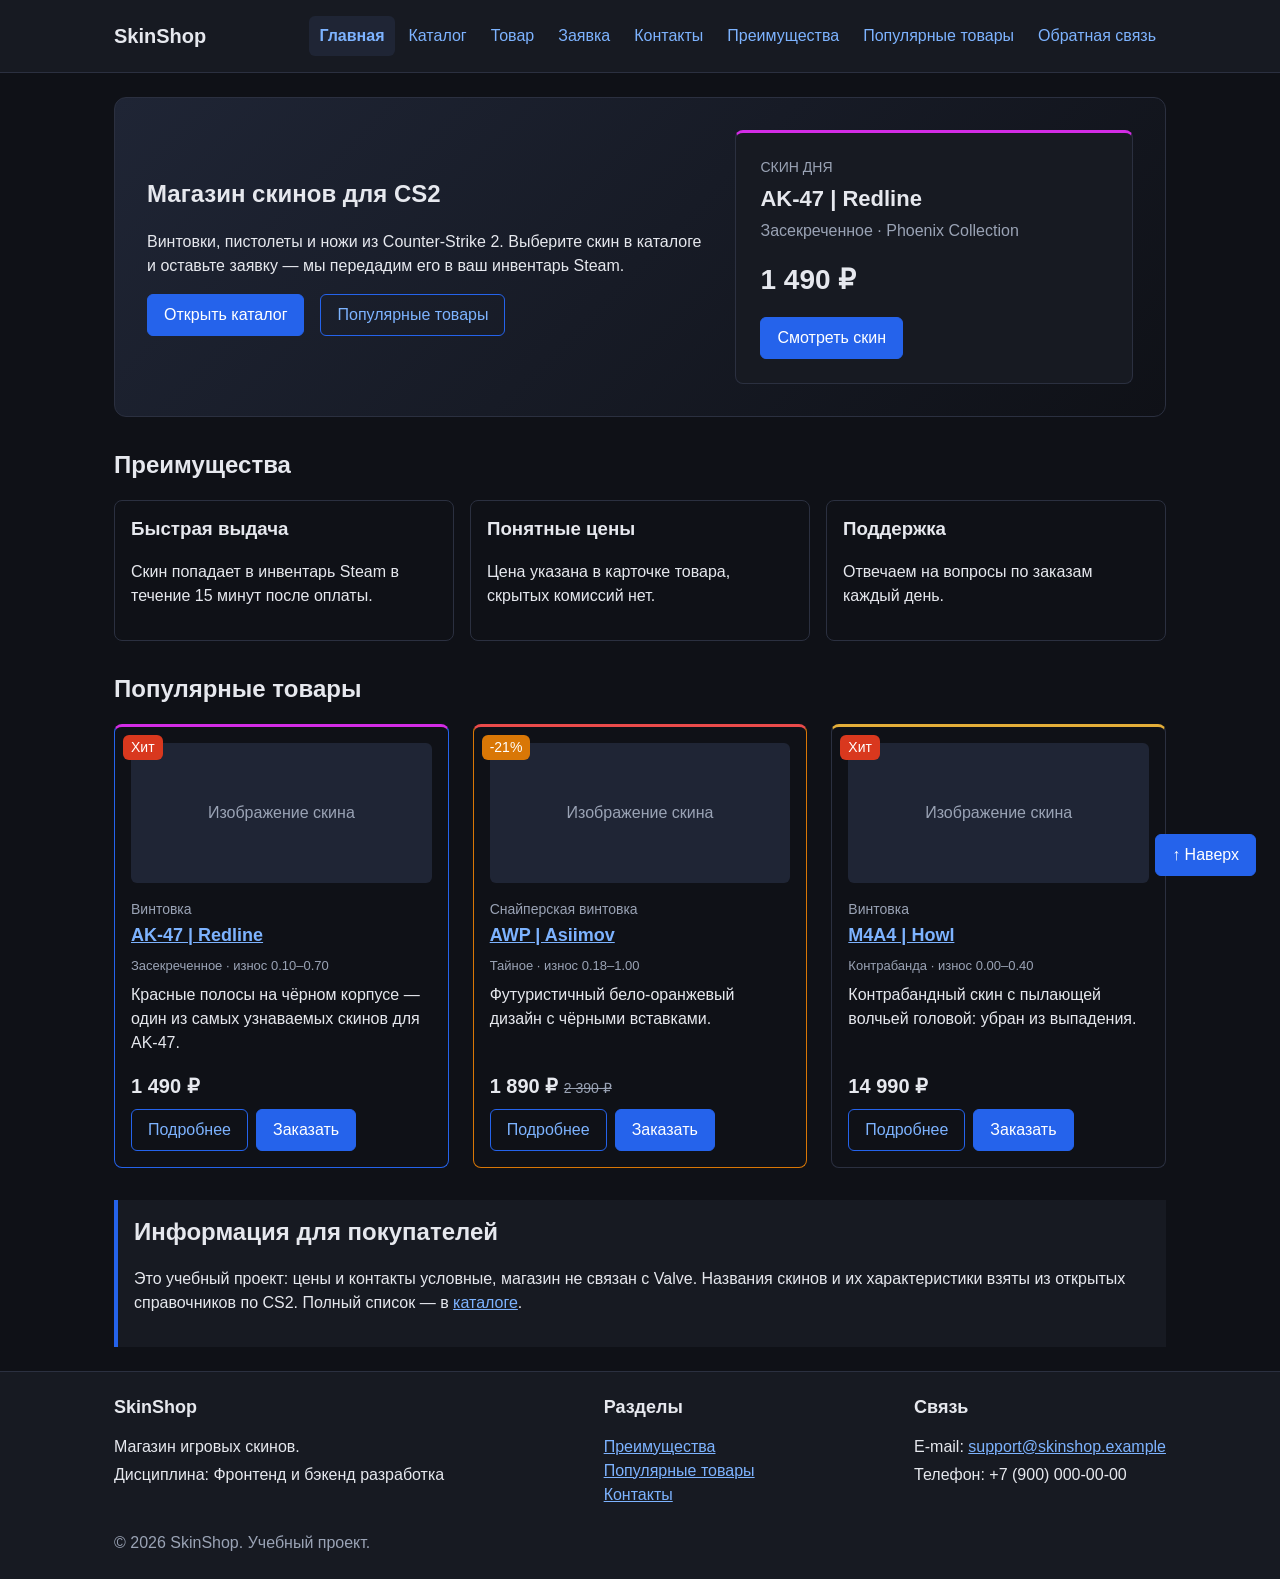
<file: index.html>
<!DOCTYPE html>
<html lang="ru">

<head>
  <meta charset="UTF-8">
  <meta name="viewport" content="width=device-width, initial-scale=1.0">
  <title>SkinShop — магазин скинов для CS2</title>
  <meta name="description" content="Главная страница магазина скинов для Counter-Strike 2 SkinShop: преимущества и популярные скины.">
  <link rel="stylesheet" href="css/style.css">
  <script src="js/main.js" defer></script>
</head>

<body id="top">
  <header class="site-header">
    <div class="site-header__inner">
      <a class="site-header__logo" href="index.html">SkinShop</a>

      <nav class="site-nav" aria-label="Основная навигация">
        <ul class="site-nav__list">
          <li class="site-nav__item"><a class="site-nav__link site-nav__link--active" aria-current="page" href="index.html">Главная</a></li>
          <li class="site-nav__item"><a class="site-nav__link" href="catalog.html">Каталог</a></li>
          <li class="site-nav__item"><a class="site-nav__link" href="product.html">Товар</a></li>
          <li class="site-nav__item"><a class="site-nav__link" href="order.html">Заявка</a></li>
          <li class="site-nav__item"><a class="site-nav__link" href="contacts.html">Контакты</a></li>
          <li class="site-nav__item"><a class="site-nav__link" href="index.html#advantages">Преимущества</a></li>
          <li class="site-nav__item"><a class="site-nav__link" href="index.html#popular">Популярные товары</a></li>
          <li class="site-nav__item"><a class="site-nav__link" href="index.html#contacts">Обратная связь</a></li>
        </ul>
      </nav>
    </div>
  </header>

  <main>
    <section class="hero">
      <div class="hero__content">
        <h1 class="hero__title">Магазин скинов для CS2</h1>
        <p class="hero__text">Винтовки, пистолеты и ножи из Counter-Strike 2. Выберите скин в каталоге и оставьте заявку — мы передадим его в ваш инвентарь Steam.</p>
        <div class="hero__actions">
          <a class="button button--primary" href="catalog.html">Открыть каталог</a>
          <a class="button button--secondary" href="#popular">Популярные товары</a>
        </div>
      </div>

      <aside class="hero__spotlight" aria-label="Скин дня">
        <p class="hero__spotlight-label">Скин дня</p>
        <p class="hero__spotlight-name">AK-47 | Redline</p>
        <p class="hero__spotlight-meta">Засекреченное · Phoenix Collection</p>
        <p class="hero__spotlight-price">1 490 ₽</p>
        <a class="button button--primary" href="product.html">Смотреть скин</a>
      </aside>
    </section>

    <section class="section" id="advantages">
      <h2 class="section__title">Преимущества</h2>
      <ul class="advantages">
        <li class="advantages__item">
          <h3 class="advantages__title">Быстрая выдача</h3>
          <p>Скин попадает в инвентарь Steam в течение 15 минут после оплаты.</p>
        </li>
        <li class="advantages__item">
          <h3 class="advantages__title">Понятные цены</h3>
          <p>Цена указана в карточке товара, скрытых комиссий нет.</p>
        </li>
        <li class="advantages__item">
          <h3 class="advantages__title">Поддержка</h3>
          <p>Отвечаем на вопросы по заказам каждый день.</p>
        </li>
      </ul>
    </section>

    <section class="section" id="popular">
      <h2 class="section__title">Популярные товары</h2>
      <div class="products-grid">
      <article class="product-card product-card--featured product-card--classified">
        <span class="product-card__badge product-card__badge--hit">Хит</span>
        <div class="product-card__image">Изображение скина</div>
        <p class="product-card__category">Винтовка</p>
        <h3 class="product-card__title"><a href="product.html">AK-47 | Redline</a></h3>
        <p class="product-card__meta">Засекреченное · износ 0.10–0.70</p>
        <p class="product-card__description">Красные полосы на чёрном корпусе — один из самых узнаваемых скинов для AK-47.</p>
        <p class="product-card__price">1 490 ₽</p>
        <div class="product-card__actions">
          <a class="button button--secondary" href="product.html">Подробнее</a>
          <button class="button button--primary product-card__button" type="button" data-product="AK-47 | Redline">Заказать</button>
        </div>
      </article>
      <article class="product-card product-card--discount product-card--covert">
        <span class="product-card__badge product-card__badge--sale">-21%</span>
        <div class="product-card__image">Изображение скина</div>
        <p class="product-card__category">Снайперская винтовка</p>
        <h3 class="product-card__title"><a href="product.html">AWP | Asiimov</a></h3>
        <p class="product-card__meta">Тайное · износ 0.18–1.00</p>
        <p class="product-card__description">Футуристичный бело-оранжевый дизайн с чёрными вставками.</p>
        <p class="product-card__price">1 890 ₽ <span class="product-card__old-price"><s>2 390 ₽</s></span></p>
        <div class="product-card__actions">
          <a class="button button--secondary" href="product.html">Подробнее</a>
          <button class="button button--primary product-card__button" type="button" data-product="AWP | Asiimov">Заказать</button>
        </div>
      </article>
      <article class="product-card product-card--contraband">
        <span class="product-card__badge product-card__badge--hit">Хит</span>
        <div class="product-card__image">Изображение скина</div>
        <p class="product-card__category">Винтовка</p>
        <h3 class="product-card__title"><a href="product.html">M4A4 | Howl</a></h3>
        <p class="product-card__meta">Контрабанда · износ 0.00–0.40</p>
        <p class="product-card__description">Контрабандный скин с пылающей волчьей головой: убран из выпадения.</p>
        <p class="product-card__price">14 990 ₽</p>
        <div class="product-card__actions">
          <a class="button button--secondary" href="product.html">Подробнее</a>
          <button class="button button--primary product-card__button" type="button" data-product="M4A4 | Howl">Заказать</button>
        </div>
      </article>

      </div>
    </section>

    <aside class="aside-info">
      <h2 class="aside-info__title">Информация для покупателей</h2>
      <p>Это учебный проект: цены и контакты условные, магазин не связан с Valve. Названия скинов и их характеристики взяты из открытых справочников по CS2. Полный список — в <a href="catalog.html">каталоге</a>.</p>
    </aside>
  </main>

  <footer class="site-footer" id="contacts">
    <div class="site-footer__inner">
      <section>
        <h2 class="site-footer__title">SkinShop</h2>
        <p class="site-footer__text">Магазин игровых скинов.</p>
        <p class="site-footer__text">Дисциплина: Фронтенд и бэкенд разработка</p>
      </section>

      <nav aria-label="Ссылки на разделы">
        <h2 class="site-footer__title">Разделы</h2>
        <ul class="site-footer__list">
          <li><a href="index.html#advantages">Преимущества</a></li>
          <li><a href="index.html#popular">Популярные товары</a></li>
          <li><a href="contacts.html">Контакты</a></li>
        </ul>
      </nav>

      <section>
        <h2 class="site-footer__title">Связь</h2>
        <p class="site-footer__text">E-mail: <a href="mailto:support@skinshop.example">support@skinshop.example</a></p>
        <p class="site-footer__text">Телефон: +7 (900) 000-00-00</p>
      </section>
    </div>
    <p class="site-footer__copy">&copy; 2026 SkinShop. Учебный проект.</p>
  </footer>

  <a class="button button--primary top-button" href="#top">↑ Наверх</a>

  <dialog class="order-dialog" id="order-dialog" aria-labelledby="order-dialog-title">
    <h2 class="order-dialog__title" id="order-dialog-title">Быстрая заявка</h2>
    <p>Выбранный товар: <strong id="order-dialog-product">не выбран</strong></p>

    <form class="order-form" id="order-form" action="#" method="post" novalidate data-success="success-message">
      <input id="selected-product" name="selected-product" type="hidden">
      <div class="order-form__field">
        <label class="order-form__label" for="modal-name">Имя</label>
        <input class="order-form__input" id="modal-name" name="name" type="text" placeholder="Введите ваше имя" minlength="2" required>
      </div>
      <div class="order-form__field">
        <label class="order-form__label" for="modal-email">E-mail</label>
        <input class="order-form__input" id="modal-email" name="email" type="email" placeholder="example@mail.ru" required>
      </div>
      <div class="order-form__field">
        <label class="order-form__label" for="modal-phone">Телефон</label>
        <input class="order-form__input" id="modal-phone" name="phone" type="tel" placeholder="+7 (900) 000-00-00" pattern="^\+7 \(\d{3}\) \d{3}-\d{2}-\d{2}$" required>
        <small class="order-form__hint">Формат: +7 (900) 000-00-00</small>
      </div>
      <div class="order-form__field">
        <label class="order-form__label" for="modal-topic">Тема заявки</label>
        <select class="order-form__select" id="modal-topic" name="topic" required>
          <option value="">Выберите тему</option>
          <option value="order">Покупка скина</option>
          <option value="question">Вопрос по товару</option>
          <option value="payment">Оплата и получение</option>
        </select>
      </div>
      <div class="order-form__field">
        <label class="order-form__label" for="modal-comment">Комментарий</label>
        <textarea class="order-form__textarea" id="modal-comment" name="comment" rows="4" placeholder="Напишите, что нужно уточнить"></textarea>
      </div>
      <div class="order-form__field order-form__field--checkbox">
        <input class="order-form__checkbox" id="modal-agreement" name="agreement" type="checkbox" required>
        <label class="order-form__label order-form__label--inline" for="modal-agreement">Я согласен на обработку персональных данных</label>
      </div>

      <div class="order-form__actions">
        <button class="button button--secondary" type="button" id="close-order-dialog">Закрыть</button>
        <button class="button button--primary" type="submit">Отправить заявку</button>
      </div>
    </form>
  </dialog>

  <p class="success-message" id="success-message" role="status" hidden>Заявка отправлена!</p>
</body>

</html>
</file>
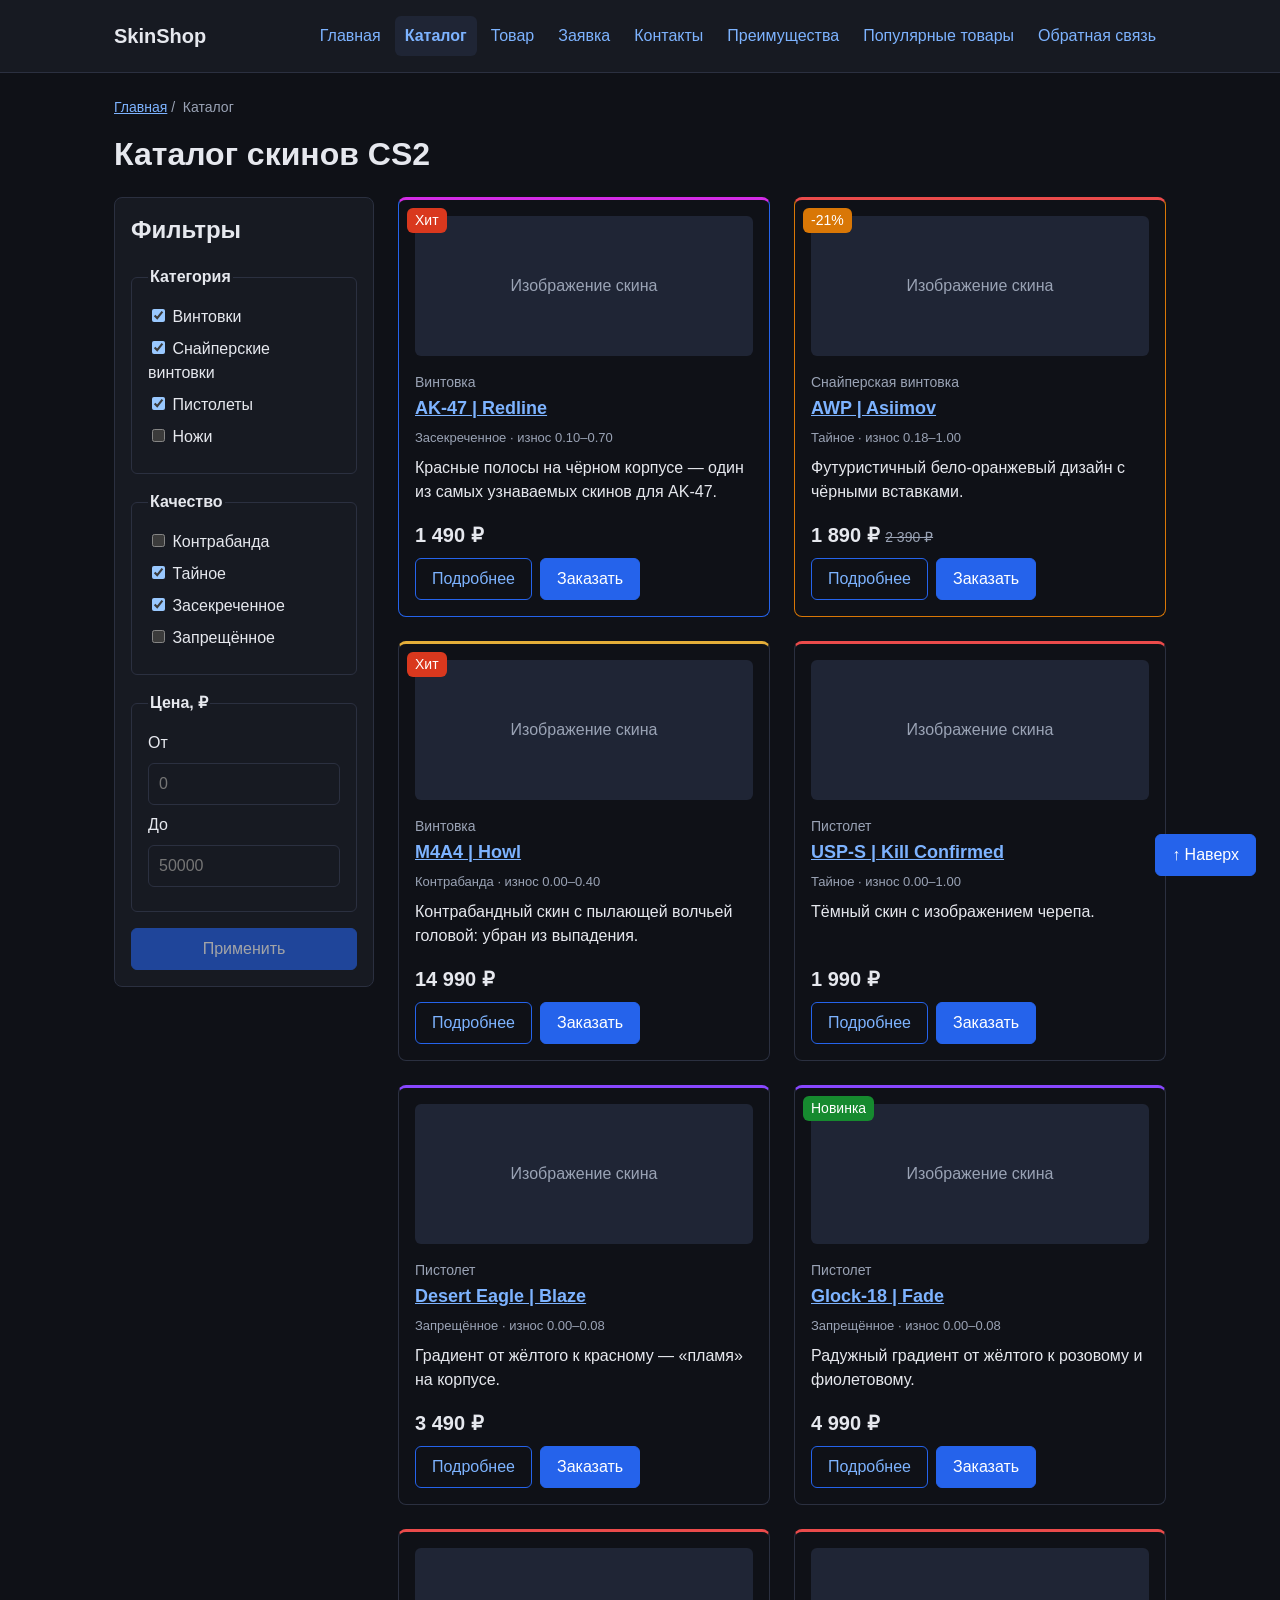
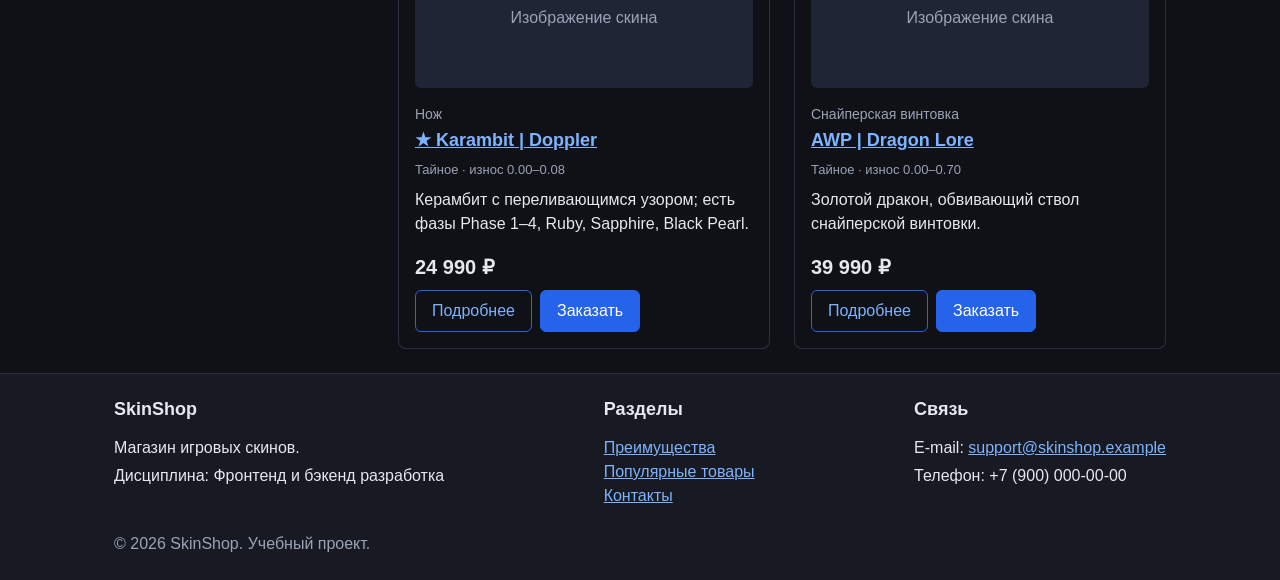
<file: catalog.html>
<!DOCTYPE html>
<html lang="ru">

<head>
  <meta charset="UTF-8">
  <meta name="viewport" content="width=device-width, initial-scale=1.0">
  <title>Каталог — SkinShop</title>
  <meta name="description" content="Каталог скинов SkinShop для CS2: винтовки, снайперские винтовки, пистолеты и ножи.">
  <link rel="stylesheet" href="css/style.css">
  <script src="js/main.js" defer></script>
</head>

<body id="top">
  <header class="site-header">
    <div class="site-header__inner">
      <a class="site-header__logo" href="index.html">SkinShop</a>

      <nav class="site-nav" aria-label="Основная навигация">
        <ul class="site-nav__list">
          <li class="site-nav__item"><a class="site-nav__link" href="index.html">Главная</a></li>
          <li class="site-nav__item"><a class="site-nav__link site-nav__link--active" aria-current="page" href="catalog.html">Каталог</a></li>
          <li class="site-nav__item"><a class="site-nav__link" href="product.html">Товар</a></li>
          <li class="site-nav__item"><a class="site-nav__link" href="order.html">Заявка</a></li>
          <li class="site-nav__item"><a class="site-nav__link" href="contacts.html">Контакты</a></li>
          <li class="site-nav__item"><a class="site-nav__link" href="index.html#advantages">Преимущества</a></li>
          <li class="site-nav__item"><a class="site-nav__link" href="index.html#popular">Популярные товары</a></li>
          <li class="site-nav__item"><a class="site-nav__link" href="index.html#contacts">Обратная связь</a></li>
        </ul>
      </nav>
    </div>
  </header>

  <main>
    <nav class="breadcrumbs" aria-label="Хлебные крошки">
      <a class="breadcrumbs__link" href="index.html">Главная</a>
      <span class="breadcrumbs__current">Каталог</span>
    </nav>

    <h1 class="section__title">Каталог скинов CS2</h1>

    <div class="catalog-layout">
      <aside class="catalog-filters" aria-labelledby="filters-title">
        <h2 class="catalog-filters__title" id="filters-title">Фильтры</h2>

        <form class="filters-form" action="#" method="get">
          <fieldset class="filters-form__group">
            <legend class="filters-form__legend">Категория</legend>

            <label class="filters-form__label" for="filter-rifles">
              <input id="filter-rifles" type="checkbox" name="category" value="rifles" checked>
              Винтовки
            </label>

            <label class="filters-form__label" for="filter-snipers">
              <input id="filter-snipers" type="checkbox" name="category" value="snipers" checked>
              Снайперские винтовки
            </label>

            <label class="filters-form__label" for="filter-pistols">
              <input id="filter-pistols" type="checkbox" name="category" value="pistols" checked>
              Пистолеты
            </label>

            <label class="filters-form__label" for="filter-knives">
              <input id="filter-knives" type="checkbox" name="category" value="knives">
              Ножи
            </label>
          </fieldset>

          <fieldset class="filters-form__group">
            <legend class="filters-form__legend">Качество</legend>

            <label class="filters-form__label" for="filter-contraband">
              <input id="filter-contraband" type="checkbox" name="rarity" value="contraband">
              Контрабанда
            </label>

            <label class="filters-form__label" for="filter-covert">
              <input id="filter-covert" type="checkbox" name="rarity" value="covert" checked>
              Тайное
            </label>

            <label class="filters-form__label" for="filter-classified">
              <input id="filter-classified" type="checkbox" name="rarity" value="classified" checked>
              Засекреченное
            </label>

            <label class="filters-form__label" for="filter-restricted">
              <input id="filter-restricted" type="checkbox" name="rarity" value="restricted">
              Запрещённое
            </label>
          </fieldset>

          <fieldset class="filters-form__group">
            <legend class="filters-form__legend">Цена, ₽</legend>

            <label class="filters-form__label" for="price-from">От</label>
            <input class="filters-form__input" id="price-from" name="price-from" type="number" min="0" placeholder="0">

            <label class="filters-form__label" for="price-to">До</label>
            <input class="filters-form__input" id="price-to" name="price-to" type="number" min="0" placeholder="50000">
          </fieldset>

          <button class="button button--primary" type="submit" disabled>Применить</button>
        </form>
      </aside>

      <section class="catalog-products" aria-label="Список товаров">
        <div class="products-grid products-grid--catalog">
      <article class="product-card product-card--featured product-card--classified">
        <span class="product-card__badge product-card__badge--hit">Хит</span>
        <div class="product-card__image">Изображение скина</div>
        <p class="product-card__category">Винтовка</p>
        <h3 class="product-card__title"><a href="product.html">AK-47 | Redline</a></h3>
        <p class="product-card__meta">Засекреченное · износ 0.10–0.70</p>
        <p class="product-card__description">Красные полосы на чёрном корпусе — один из самых узнаваемых скинов для AK-47.</p>
        <p class="product-card__price">1 490 ₽</p>
        <div class="product-card__actions">
          <a class="button button--secondary" href="product.html">Подробнее</a>
          <button class="button button--primary product-card__button" type="button" data-product="AK-47 | Redline">Заказать</button>
        </div>
      </article>
      <article class="product-card product-card--discount product-card--covert">
        <span class="product-card__badge product-card__badge--sale">-21%</span>
        <div class="product-card__image">Изображение скина</div>
        <p class="product-card__category">Снайперская винтовка</p>
        <h3 class="product-card__title"><a href="product.html">AWP | Asiimov</a></h3>
        <p class="product-card__meta">Тайное · износ 0.18–1.00</p>
        <p class="product-card__description">Футуристичный бело-оранжевый дизайн с чёрными вставками.</p>
        <p class="product-card__price">1 890 ₽ <span class="product-card__old-price"><s>2 390 ₽</s></span></p>
        <div class="product-card__actions">
          <a class="button button--secondary" href="product.html">Подробнее</a>
          <button class="button button--primary product-card__button" type="button" data-product="AWP | Asiimov">Заказать</button>
        </div>
      </article>
      <article class="product-card product-card--contraband">
        <span class="product-card__badge product-card__badge--hit">Хит</span>
        <div class="product-card__image">Изображение скина</div>
        <p class="product-card__category">Винтовка</p>
        <h3 class="product-card__title"><a href="product.html">M4A4 | Howl</a></h3>
        <p class="product-card__meta">Контрабанда · износ 0.00–0.40</p>
        <p class="product-card__description">Контрабандный скин с пылающей волчьей головой: убран из выпадения.</p>
        <p class="product-card__price">14 990 ₽</p>
        <div class="product-card__actions">
          <a class="button button--secondary" href="product.html">Подробнее</a>
          <button class="button button--primary product-card__button" type="button" data-product="M4A4 | Howl">Заказать</button>
        </div>
      </article>
      <article class="product-card product-card--covert">
        <div class="product-card__image">Изображение скина</div>
        <p class="product-card__category">Пистолет</p>
        <h3 class="product-card__title"><a href="product.html">USP-S | Kill Confirmed</a></h3>
        <p class="product-card__meta">Тайное · износ 0.00–1.00</p>
        <p class="product-card__description">Тёмный скин с изображением черепа.</p>
        <p class="product-card__price">1 990 ₽</p>
        <div class="product-card__actions">
          <a class="button button--secondary" href="product.html">Подробнее</a>
          <button class="button button--primary product-card__button" type="button" data-product="USP-S | Kill Confirmed">Заказать</button>
        </div>
      </article>
      <article class="product-card product-card--restricted">
        <div class="product-card__image">Изображение скина</div>
        <p class="product-card__category">Пистолет</p>
        <h3 class="product-card__title"><a href="product.html">Desert Eagle | Blaze</a></h3>
        <p class="product-card__meta">Запрещённое · износ 0.00–0.08</p>
        <p class="product-card__description">Градиент от жёлтого к красному — «пламя» на корпусе.</p>
        <p class="product-card__price">3 490 ₽</p>
        <div class="product-card__actions">
          <a class="button button--secondary" href="product.html">Подробнее</a>
          <button class="button button--primary product-card__button" type="button" data-product="Desert Eagle | Blaze">Заказать</button>
        </div>
      </article>
      <article class="product-card product-card--restricted">
        <span class="product-card__badge product-card__badge--new">Новинка</span>
        <div class="product-card__image">Изображение скина</div>
        <p class="product-card__category">Пистолет</p>
        <h3 class="product-card__title"><a href="product.html">Glock-18 | Fade</a></h3>
        <p class="product-card__meta">Запрещённое · износ 0.00–0.08</p>
        <p class="product-card__description">Радужный градиент от жёлтого к розовому и фиолетовому.</p>
        <p class="product-card__price">4 990 ₽</p>
        <div class="product-card__actions">
          <a class="button button--secondary" href="product.html">Подробнее</a>
          <button class="button button--primary product-card__button" type="button" data-product="Glock-18 | Fade">Заказать</button>
        </div>
      </article>
      <article class="product-card product-card--covert">
        <div class="product-card__image">Изображение скина</div>
        <p class="product-card__category">Нож</p>
        <h3 class="product-card__title"><a href="product.html">★ Karambit | Doppler</a></h3>
        <p class="product-card__meta">Тайное · износ 0.00–0.08</p>
        <p class="product-card__description">Керамбит с переливающимся узором; есть фазы Phase 1–4, Ruby, Sapphire, Black Pearl.</p>
        <p class="product-card__price">24 990 ₽</p>
        <div class="product-card__actions">
          <a class="button button--secondary" href="product.html">Подробнее</a>
          <button class="button button--primary product-card__button" type="button" data-product="★ Karambit | Doppler">Заказать</button>
        </div>
      </article>
      <article class="product-card product-card--covert">
        <div class="product-card__image">Изображение скина</div>
        <p class="product-card__category">Снайперская винтовка</p>
        <h3 class="product-card__title"><a href="product.html">AWP | Dragon Lore</a></h3>
        <p class="product-card__meta">Тайное · износ 0.00–0.70</p>
        <p class="product-card__description">Золотой дракон, обвивающий ствол снайперской винтовки.</p>
        <p class="product-card__price">39 990 ₽</p>
        <div class="product-card__actions">
          <a class="button button--secondary" href="product.html">Подробнее</a>
          <button class="button button--primary product-card__button" type="button" data-product="AWP | Dragon Lore">Заказать</button>
        </div>
      </article>

        </div>
      </section>
    </div>
  </main>

  <footer class="site-footer" id="contacts">
    <div class="site-footer__inner">
      <section>
        <h2 class="site-footer__title">SkinShop</h2>
        <p class="site-footer__text">Магазин игровых скинов.</p>
        <p class="site-footer__text">Дисциплина: Фронтенд и бэкенд разработка</p>
      </section>

      <nav aria-label="Ссылки на разделы">
        <h2 class="site-footer__title">Разделы</h2>
        <ul class="site-footer__list">
          <li><a href="index.html#advantages">Преимущества</a></li>
          <li><a href="index.html#popular">Популярные товары</a></li>
          <li><a href="contacts.html">Контакты</a></li>
        </ul>
      </nav>

      <section>
        <h2 class="site-footer__title">Связь</h2>
        <p class="site-footer__text">E-mail: <a href="mailto:support@skinshop.example">support@skinshop.example</a></p>
        <p class="site-footer__text">Телефон: +7 (900) 000-00-00</p>
      </section>
    </div>
    <p class="site-footer__copy">&copy; 2026 SkinShop. Учебный проект.</p>
  </footer>

  <a class="button button--primary top-button" href="#top">↑ Наверх</a>

  <dialog class="order-dialog" id="order-dialog" aria-labelledby="order-dialog-title">
    <h2 class="order-dialog__title" id="order-dialog-title">Быстрая заявка</h2>
    <p>Выбранный товар: <strong id="order-dialog-product">не выбран</strong></p>

    <form class="order-form" id="order-form" action="#" method="post" novalidate data-success="success-message">
      <input id="selected-product" name="selected-product" type="hidden">
      <div class="order-form__field">
        <label class="order-form__label" for="modal-name">Имя</label>
        <input class="order-form__input" id="modal-name" name="name" type="text" placeholder="Введите ваше имя" minlength="2" required>
      </div>
      <div class="order-form__field">
        <label class="order-form__label" for="modal-email">E-mail</label>
        <input class="order-form__input" id="modal-email" name="email" type="email" placeholder="example@mail.ru" required>
      </div>
      <div class="order-form__field">
        <label class="order-form__label" for="modal-phone">Телефон</label>
        <input class="order-form__input" id="modal-phone" name="phone" type="tel" placeholder="+7 (900) 000-00-00" pattern="^\+7 \(\d{3}\) \d{3}-\d{2}-\d{2}$" required>
        <small class="order-form__hint">Формат: +7 (900) 000-00-00</small>
      </div>
      <div class="order-form__field">
        <label class="order-form__label" for="modal-topic">Тема заявки</label>
        <select class="order-form__select" id="modal-topic" name="topic" required>
          <option value="">Выберите тему</option>
          <option value="order">Покупка скина</option>
          <option value="question">Вопрос по товару</option>
          <option value="payment">Оплата и получение</option>
        </select>
      </div>
      <div class="order-form__field">
        <label class="order-form__label" for="modal-comment">Комментарий</label>
        <textarea class="order-form__textarea" id="modal-comment" name="comment" rows="4" placeholder="Напишите, что нужно уточнить"></textarea>
      </div>
      <div class="order-form__field order-form__field--checkbox">
        <input class="order-form__checkbox" id="modal-agreement" name="agreement" type="checkbox" required>
        <label class="order-form__label order-form__label--inline" for="modal-agreement">Я согласен на обработку персональных данных</label>
      </div>

      <div class="order-form__actions">
        <button class="button button--secondary" type="button" id="close-order-dialog">Закрыть</button>
        <button class="button button--primary" type="submit">Отправить заявку</button>
      </div>
    </form>
  </dialog>

  <p class="success-message" id="success-message" role="status" hidden>Заявка отправлена!</p>
</body>

</html>
</file>
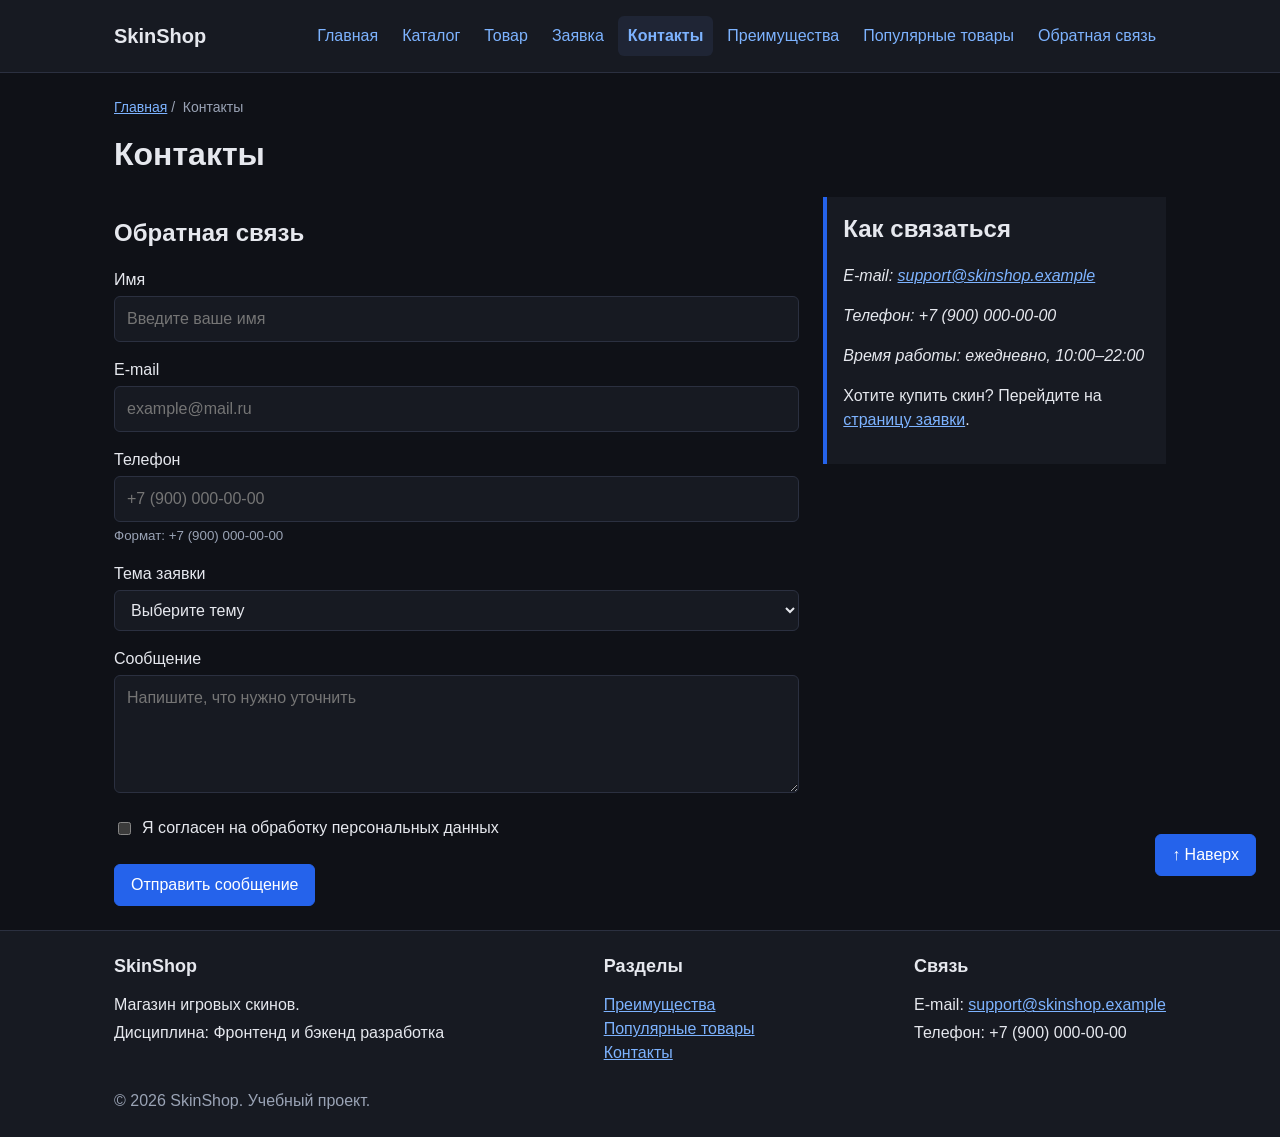
<file: contacts.html>
<!DOCTYPE html>
<html lang="ru">

<head>
  <meta charset="UTF-8">
  <meta name="viewport" content="width=device-width, initial-scale=1.0">
  <title>Контакты — SkinShop</title>
  <meta name="description" content="Контакты магазина SkinShop и форма обратной связи.">
  <link rel="stylesheet" href="css/style.css">
  <script src="js/main.js" defer></script>
</head>

<body id="top">
  <header class="site-header">
    <div class="site-header__inner">
      <a class="site-header__logo" href="index.html">SkinShop</a>

      <nav class="site-nav" aria-label="Основная навигация">
        <ul class="site-nav__list">
          <li class="site-nav__item"><a class="site-nav__link" href="index.html">Главная</a></li>
          <li class="site-nav__item"><a class="site-nav__link" href="catalog.html">Каталог</a></li>
          <li class="site-nav__item"><a class="site-nav__link" href="product.html">Товар</a></li>
          <li class="site-nav__item"><a class="site-nav__link" href="order.html">Заявка</a></li>
          <li class="site-nav__item"><a class="site-nav__link site-nav__link--active" aria-current="page" href="contacts.html">Контакты</a></li>
          <li class="site-nav__item"><a class="site-nav__link" href="index.html#advantages">Преимущества</a></li>
          <li class="site-nav__item"><a class="site-nav__link" href="index.html#popular">Популярные товары</a></li>
          <li class="site-nav__item"><a class="site-nav__link" href="index.html#contacts">Обратная связь</a></li>
        </ul>
      </nav>
    </div>
  </header>

  <main>
    <nav class="breadcrumbs" aria-label="Хлебные крошки">
      <a class="breadcrumbs__link" href="index.html">Главная</a>
      <span class="breadcrumbs__current">Контакты</span>
    </nav>

    <h1 class="section__title">Контакты</h1>

    <div class="page-layout">
      <section>
        <h2>Обратная связь</h2>
        <form class="order-form" id="feedback-form" action="#" method="post" novalidate data-success="feedback-success">
      <div class="order-form__field">
        <label class="order-form__label" for="feedback-name">Имя</label>
        <input class="order-form__input" id="feedback-name" name="name" type="text" placeholder="Введите ваше имя" minlength="2" required>
      </div>
      <div class="order-form__field">
        <label class="order-form__label" for="feedback-email">E-mail</label>
        <input class="order-form__input" id="feedback-email" name="email" type="email" placeholder="example@mail.ru" required>
      </div>
      <div class="order-form__field">
        <label class="order-form__label" for="feedback-phone">Телефон</label>
        <input class="order-form__input" id="feedback-phone" name="phone" type="tel" placeholder="+7 (900) 000-00-00" pattern="^\+7 \(\d{3}\) \d{3}-\d{2}-\d{2}$" required>
        <small class="order-form__hint">Формат: +7 (900) 000-00-00</small>
      </div>
      <div class="order-form__field">
        <label class="order-form__label" for="feedback-topic">Тема заявки</label>
        <select class="order-form__select" id="feedback-topic" name="topic" required>
          <option value="">Выберите тему</option>
          <option value="order">Покупка скина</option>
          <option value="question">Вопрос по товару</option>
          <option value="payment">Оплата и получение</option>
        </select>
      </div>
      <div class="order-form__field">
        <label class="order-form__label" for="feedback-comment">Сообщение</label>
        <textarea class="order-form__textarea" id="feedback-comment" name="comment" rows="4" placeholder="Напишите, что нужно уточнить"></textarea>
      </div>
      <div class="order-form__field order-form__field--checkbox">
        <input class="order-form__checkbox" id="feedback-agreement" name="agreement" type="checkbox" required>
        <label class="order-form__label order-form__label--inline" for="feedback-agreement">Я согласен на обработку персональных данных</label>
      </div>

          <div class="order-form__actions">
            <button class="button button--primary" type="submit">Отправить сообщение</button>
          </div>
        </form>

        <p class="success-message" id="feedback-success" role="status" hidden>Сообщение отправлено!</p>
      </section>

      <aside class="aside-info">
        <h2 class="aside-info__title">Как связаться</h2>
        <address>
          <p>E-mail: <a href="mailto:support@skinshop.example">support@skinshop.example</a></p>
          <p>Телефон: +7 (900) 000-00-00</p>
          <p>Время работы: ежедневно, 10:00–22:00</p>
        </address>
        <p>Хотите купить скин? Перейдите на <a href="order.html">страницу заявки</a>.</p>
      </aside>
    </div>
  </main>

  <footer class="site-footer" id="contacts">
    <div class="site-footer__inner">
      <section>
        <h2 class="site-footer__title">SkinShop</h2>
        <p class="site-footer__text">Магазин игровых скинов.</p>
        <p class="site-footer__text">Дисциплина: Фронтенд и бэкенд разработка</p>
      </section>

      <nav aria-label="Ссылки на разделы">
        <h2 class="site-footer__title">Разделы</h2>
        <ul class="site-footer__list">
          <li><a href="index.html#advantages">Преимущества</a></li>
          <li><a href="index.html#popular">Популярные товары</a></li>
          <li><a href="contacts.html">Контакты</a></li>
        </ul>
      </nav>

      <section>
        <h2 class="site-footer__title">Связь</h2>
        <p class="site-footer__text">E-mail: <a href="mailto:support@skinshop.example">support@skinshop.example</a></p>
        <p class="site-footer__text">Телефон: +7 (900) 000-00-00</p>
      </section>
    </div>
    <p class="site-footer__copy">&copy; 2026 SkinShop. Учебный проект.</p>
  </footer>

  <a class="button button--primary top-button" href="#top">↑ Наверх</a>
</body>

</html>
</file>
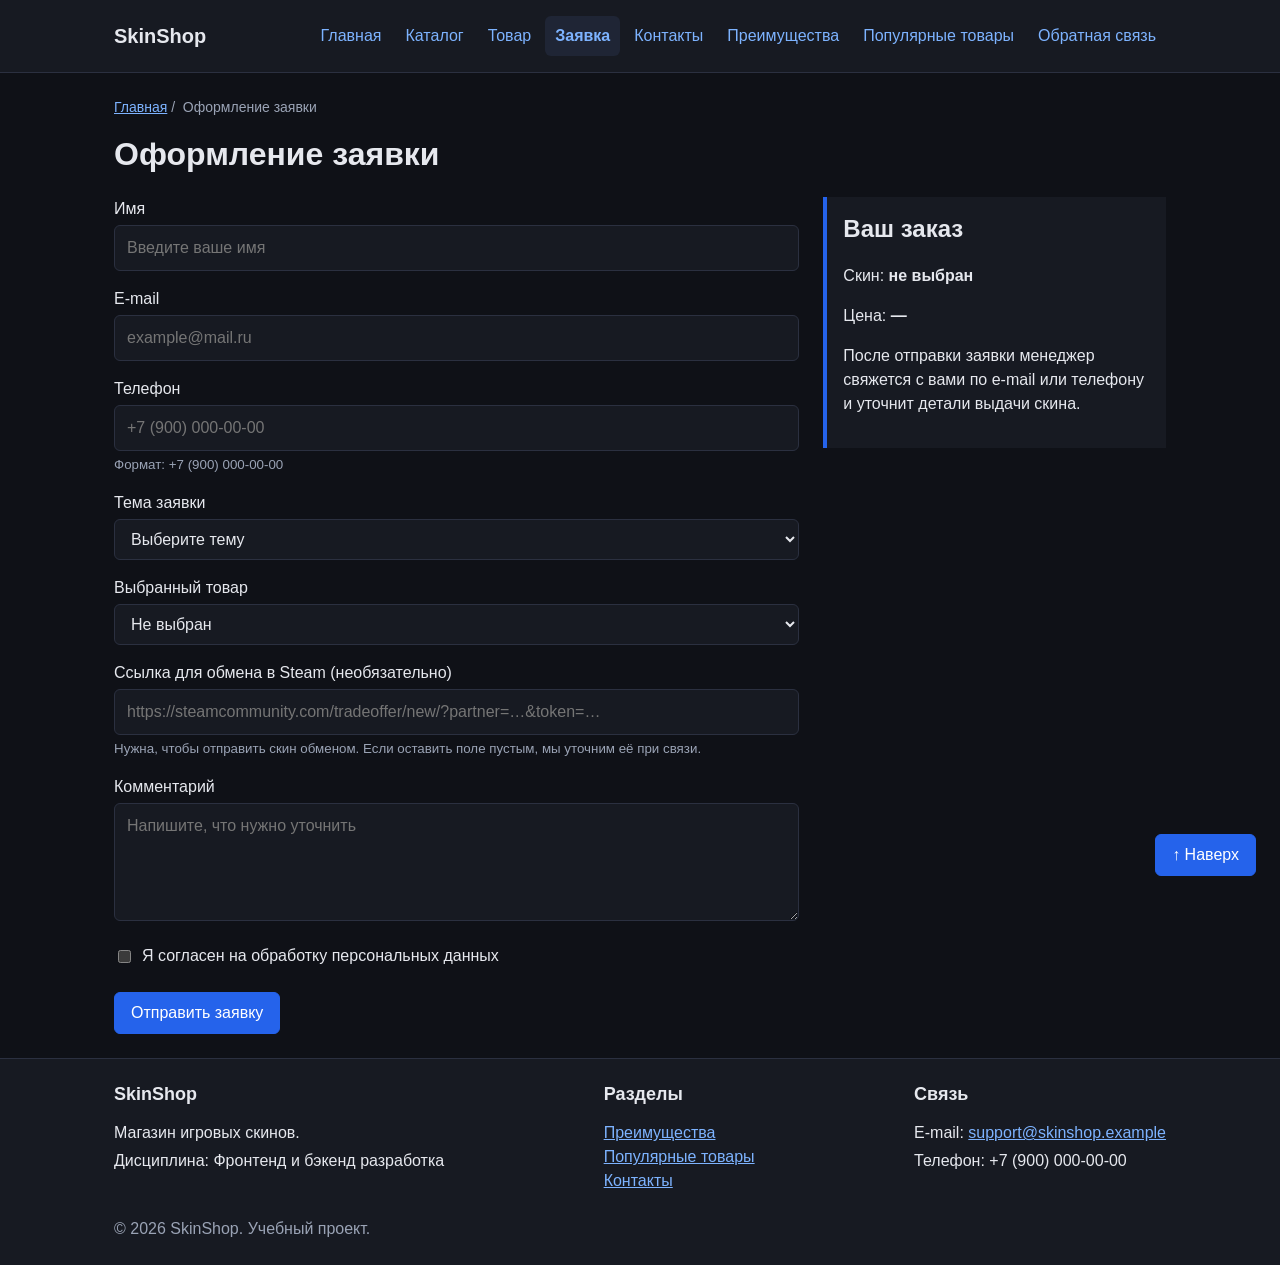
<file: order.html>
<!DOCTYPE html>
<html lang="ru">

<head>
  <meta charset="UTF-8">
  <meta name="viewport" content="width=device-width, initial-scale=1.0">
  <title>Оформление заявки — SkinShop</title>
  <meta name="description" content="Форма заявки на покупку скина для CS2 в магазине SkinShop.">
  <link rel="stylesheet" href="css/style.css">
  <script src="js/main.js" defer></script>
</head>

<body id="top">
  <header class="site-header">
    <div class="site-header__inner">
      <a class="site-header__logo" href="index.html">SkinShop</a>

      <nav class="site-nav" aria-label="Основная навигация">
        <ul class="site-nav__list">
          <li class="site-nav__item"><a class="site-nav__link" href="index.html">Главная</a></li>
          <li class="site-nav__item"><a class="site-nav__link" href="catalog.html">Каталог</a></li>
          <li class="site-nav__item"><a class="site-nav__link" href="product.html">Товар</a></li>
          <li class="site-nav__item"><a class="site-nav__link site-nav__link--active" aria-current="page" href="order.html">Заявка</a></li>
          <li class="site-nav__item"><a class="site-nav__link" href="contacts.html">Контакты</a></li>
          <li class="site-nav__item"><a class="site-nav__link" href="index.html#advantages">Преимущества</a></li>
          <li class="site-nav__item"><a class="site-nav__link" href="index.html#popular">Популярные товары</a></li>
          <li class="site-nav__item"><a class="site-nav__link" href="index.html#contacts">Обратная связь</a></li>
        </ul>
      </nav>
    </div>
  </header>

  <main>
    <nav class="breadcrumbs" aria-label="Хлебные крошки">
      <a class="breadcrumbs__link" href="index.html">Главная</a>
      <span class="breadcrumbs__current">Оформление заявки</span>
    </nav>

    <h1 class="section__title">Оформление заявки</h1>

    <div class="page-layout">
      <section>
        <form class="order-form" id="page-order-form" action="#" method="post" novalidate data-success="page-success">
      <div class="order-form__field">
        <label class="order-form__label" for="order-name">Имя</label>
        <input class="order-form__input" id="order-name" name="name" type="text" placeholder="Введите ваше имя" minlength="2" required>
      </div>
      <div class="order-form__field">
        <label class="order-form__label" for="order-email">E-mail</label>
        <input class="order-form__input" id="order-email" name="email" type="email" placeholder="example@mail.ru" required>
      </div>
      <div class="order-form__field">
        <label class="order-form__label" for="order-phone">Телефон</label>
        <input class="order-form__input" id="order-phone" name="phone" type="tel" placeholder="+7 (900) 000-00-00" pattern="^\+7 \(\d{3}\) \d{3}-\d{2}-\d{2}$" required>
        <small class="order-form__hint">Формат: +7 (900) 000-00-00</small>
      </div>
      <div class="order-form__field">
        <label class="order-form__label" for="order-topic">Тема заявки</label>
        <select class="order-form__select" id="order-topic" name="topic" required>
          <option value="">Выберите тему</option>
          <option value="order">Покупка скина</option>
          <option value="question">Вопрос по товару</option>
          <option value="payment">Оплата и получение</option>
        </select>
      </div>
      <div class="order-form__field">
        <label class="order-form__label" for="order-product">Выбранный товар</label>
        <select class="order-form__select" id="order-product" name="product">
          <option value="">Не выбран</option>
          <option value="AK-47 | Redline" data-price="1 490 ₽">AK-47 | Redline</option>
          <option value="AWP | Asiimov" data-price="1 890 ₽">AWP | Asiimov</option>
          <option value="M4A4 | Howl" data-price="14 990 ₽">M4A4 | Howl</option>
          <option value="USP-S | Kill Confirmed" data-price="1 990 ₽">USP-S | Kill Confirmed</option>
          <option value="Desert Eagle | Blaze" data-price="3 490 ₽">Desert Eagle | Blaze</option>
          <option value="Glock-18 | Fade" data-price="4 990 ₽">Glock-18 | Fade</option>
          <option value="★ Karambit | Doppler" data-price="24 990 ₽">★ Karambit | Doppler</option>
          <option value="AWP | Dragon Lore" data-price="39 990 ₽">AWP | Dragon Lore</option>
        </select>
      </div>
            <div class="order-form__field">
        <label class="order-form__label" for="order-trade-url">Ссылка для обмена в Steam (необязательно)</label>
        <input class="order-form__input" id="order-trade-url" name="trade-url" type="url" placeholder="https://steamcommunity.com/tradeoffer/new/?partner=…&amp;token=…" pattern="https://steamcommunity\.com/tradeoffer/new/\?partner=\d+&amp;token=[\w\-]+" data-error="Ссылка должна выглядеть так: https://steamcommunity.com/tradeoffer/new/?partner=123&amp;token=abc">
        <small class="order-form__hint">Нужна, чтобы отправить скин обменом. Если оставить поле пустым, мы уточним её при связи.</small>
      </div>
      <div class="order-form__field">
        <label class="order-form__label" for="order-comment">Комментарий</label>
        <textarea class="order-form__textarea" id="order-comment" name="comment" rows="4" placeholder="Напишите, что нужно уточнить"></textarea>
      </div>
      <div class="order-form__field order-form__field--checkbox">
        <input class="order-form__checkbox" id="order-agreement" name="agreement" type="checkbox" required>
        <label class="order-form__label order-form__label--inline" for="order-agreement">Я согласен на обработку персональных данных</label>
      </div>

          <div class="order-form__actions">
            <button class="button button--primary" type="submit">Отправить заявку</button>
          </div>
        </form>

        <p class="success-message" id="page-success" role="status" hidden>Заявка отправлена!</p>
      </section>

      <aside class="aside-info">
        <h2 class="aside-info__title">Ваш заказ</h2>
        <p>Скин: <strong id="order-summary-product">не выбран</strong></p>
        <p>Цена: <strong id="order-summary-price">—</strong></p>
        <p>После отправки заявки менеджер свяжется с вами по e-mail или телефону и уточнит детали выдачи скина.</p>
      </aside>
    </div>
  </main>

  <footer class="site-footer" id="contacts">
    <div class="site-footer__inner">
      <section>
        <h2 class="site-footer__title">SkinShop</h2>
        <p class="site-footer__text">Магазин игровых скинов.</p>
        <p class="site-footer__text">Дисциплина: Фронтенд и бэкенд разработка</p>
      </section>

      <nav aria-label="Ссылки на разделы">
        <h2 class="site-footer__title">Разделы</h2>
        <ul class="site-footer__list">
          <li><a href="index.html#advantages">Преимущества</a></li>
          <li><a href="index.html#popular">Популярные товары</a></li>
          <li><a href="contacts.html">Контакты</a></li>
        </ul>
      </nav>

      <section>
        <h2 class="site-footer__title">Связь</h2>
        <p class="site-footer__text">E-mail: <a href="mailto:support@skinshop.example">support@skinshop.example</a></p>
        <p class="site-footer__text">Телефон: +7 (900) 000-00-00</p>
      </section>
    </div>
    <p class="site-footer__copy">&copy; 2026 SkinShop. Учебный проект.</p>
  </footer>

  <a class="button button--primary top-button" href="#top">↑ Наверх</a>
</body>

</html>
</file>
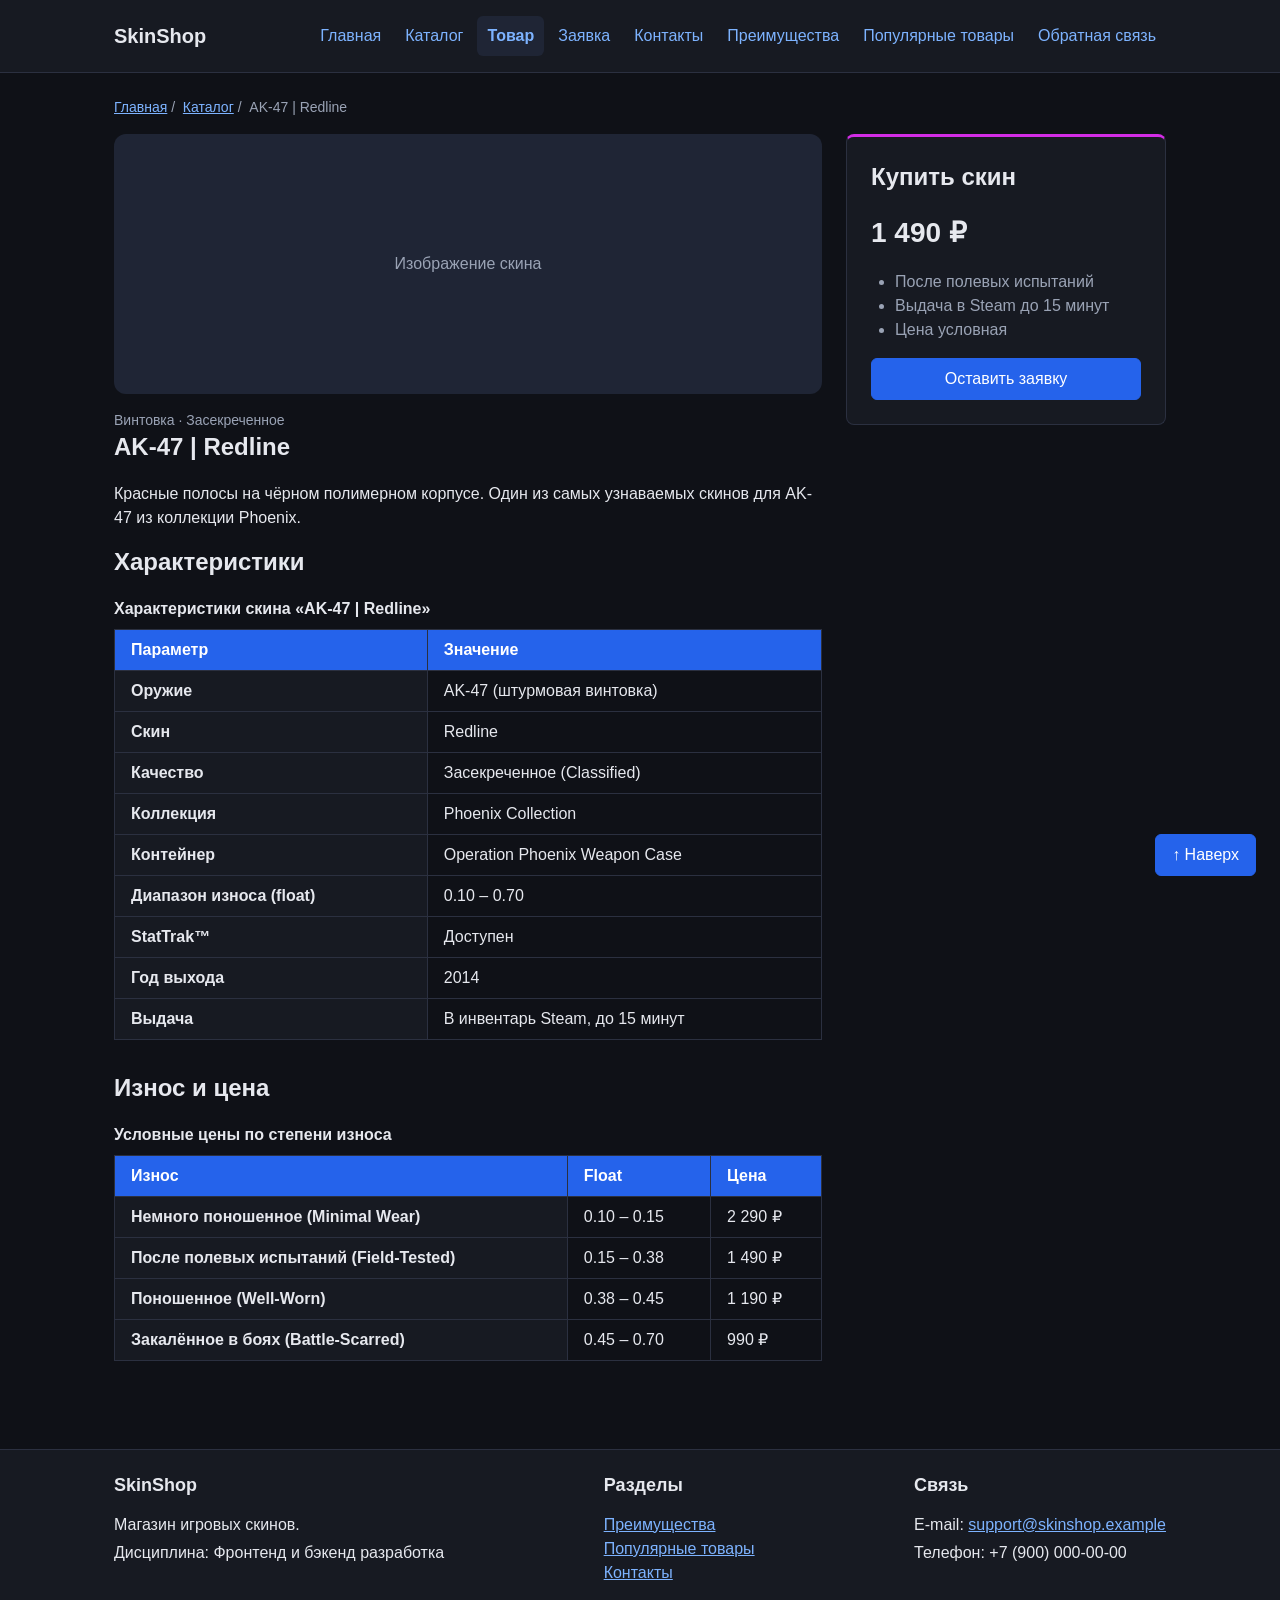
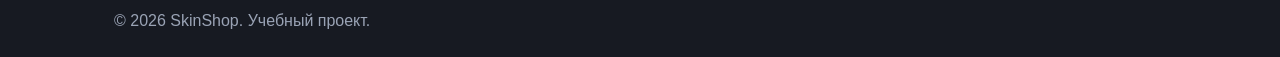
<file: product.html>
<!DOCTYPE html>
<html lang="ru">

<head>
  <meta charset="UTF-8">
  <meta name="viewport" content="width=device-width, initial-scale=1.0">
  <title>AK-47 | Redline — SkinShop</title>
  <meta name="description" content="Скин AK-47 | Redline для CS2: характеристики, диапазон износа, условные цены и заявка на покупку.">
  <link rel="stylesheet" href="css/style.css">
  <script src="js/main.js" defer></script>
</head>

<body id="top">
  <header class="site-header">
    <div class="site-header__inner">
      <a class="site-header__logo" href="index.html">SkinShop</a>

      <nav class="site-nav" aria-label="Основная навигация">
        <ul class="site-nav__list">
          <li class="site-nav__item"><a class="site-nav__link" href="index.html">Главная</a></li>
          <li class="site-nav__item"><a class="site-nav__link" href="catalog.html">Каталог</a></li>
          <li class="site-nav__item"><a class="site-nav__link site-nav__link--active" aria-current="page" href="product.html">Товар</a></li>
          <li class="site-nav__item"><a class="site-nav__link" href="order.html">Заявка</a></li>
          <li class="site-nav__item"><a class="site-nav__link" href="contacts.html">Контакты</a></li>
          <li class="site-nav__item"><a class="site-nav__link" href="index.html#advantages">Преимущества</a></li>
          <li class="site-nav__item"><a class="site-nav__link" href="index.html#popular">Популярные товары</a></li>
          <li class="site-nav__item"><a class="site-nav__link" href="index.html#contacts">Обратная связь</a></li>
        </ul>
      </nav>
    </div>
  </header>

  <main>
    <nav class="breadcrumbs" aria-label="Хлебные крошки">
      <a class="breadcrumbs__link" href="index.html">Главная</a>
      <a class="breadcrumbs__link" href="catalog.html">Каталог</a>
      <span class="breadcrumbs__current">AK-47 | Redline</span>
    </nav>

    <div class="product-page">
      <article class="product-page__main">
        <div class="product__image">Изображение скина</div>
        <p class="product-card__category">Винтовка · Засекреченное</p>
        <h1 class="product__title">AK-47 | Redline</h1>
        <p>Красные полосы на чёрном полимерном корпусе. Один из самых узнаваемых скинов для AK-47 из коллекции Phoenix.</p>

        <section class="section" id="specs">
          <h2 class="section__title">Характеристики</h2>
          <table class="data-table">
            <caption class="data-table__caption">Характеристики скина «AK-47 | Redline»</caption>
            <thead>
              <tr><th class="data-table__head-cell" scope="col">Параметр</th><th class="data-table__head-cell" scope="col">Значение</th></tr>
            </thead>
            <tbody>
            <tr class="data-table__row"><th class="data-table__row-head" scope="row">Оружие</th><td class="data-table__cell">AK-47 (штурмовая винтовка)</td></tr>
            <tr class="data-table__row"><th class="data-table__row-head" scope="row">Скин</th><td class="data-table__cell">Redline</td></tr>
            <tr class="data-table__row"><th class="data-table__row-head" scope="row">Качество</th><td class="data-table__cell">Засекреченное (Classified)</td></tr>
            <tr class="data-table__row"><th class="data-table__row-head" scope="row">Коллекция</th><td class="data-table__cell">Phoenix Collection</td></tr>
            <tr class="data-table__row"><th class="data-table__row-head" scope="row">Контейнер</th><td class="data-table__cell">Operation Phoenix Weapon Case</td></tr>
            <tr class="data-table__row"><th class="data-table__row-head" scope="row">Диапазон износа (float)</th><td class="data-table__cell">0.10 – 0.70</td></tr>
            <tr class="data-table__row"><th class="data-table__row-head" scope="row">StatTrak™</th><td class="data-table__cell">Доступен</td></tr>
            <tr class="data-table__row"><th class="data-table__row-head" scope="row">Год выхода</th><td class="data-table__cell">2014</td></tr>
            <tr class="data-table__row"><th class="data-table__row-head" scope="row">Выдача</th><td class="data-table__cell">В инвентарь Steam, до 15 минут</td></tr>
            </tbody>
          </table>
        </section>

        <section class="section" id="compare">
          <h2 class="section__title">Износ и цена</h2>
          <table class="data-table">
            <caption class="data-table__caption">Условные цены по степени износа</caption>
            <thead>
              <tr><th class="data-table__head-cell" scope="col">Износ</th><th class="data-table__head-cell" scope="col">Float</th><th class="data-table__head-cell" scope="col">Цена</th></tr>
            </thead>
            <tbody>
          <tr class="data-table__row"><th class="data-table__row-head" scope="row">Немного поношенное (Minimal Wear)</th><td class="data-table__cell">0.10 – 0.15</td><td class="data-table__cell">2 290 ₽</td></tr>
          <tr class="data-table__row"><th class="data-table__row-head" scope="row">После полевых испытаний (Field-Tested)</th><td class="data-table__cell">0.15 – 0.38</td><td class="data-table__cell">1 490 ₽</td></tr>
          <tr class="data-table__row"><th class="data-table__row-head" scope="row">Поношенное (Well-Worn)</th><td class="data-table__cell">0.38 – 0.45</td><td class="data-table__cell">1 190 ₽</td></tr>
          <tr class="data-table__row"><th class="data-table__row-head" scope="row">Закалённое в боях (Battle-Scarred)</th><td class="data-table__cell">0.45 – 0.70</td><td class="data-table__cell">990 ₽</td></tr>
            </tbody>
          </table>
        </section>
      </article>

      <aside class="buy-panel" aria-label="Покупка">
        <h2 class="buy-panel__title">Купить скин</h2>
        <p class="buy-panel__price">1 490 ₽</p>
        <ul class="buy-panel__list">
          <li>После полевых испытаний</li>
          <li>Выдача в Steam до 15 минут</li>
          <li>Цена условная</li>
        </ul>
        <a class="button button--primary buy-panel__button" href="order.html?product=AK-47%20%7C%20Redline">Оставить заявку</a>
      </aside>
    </div>
  </main>

  <footer class="site-footer" id="contacts">
    <div class="site-footer__inner">
      <section>
        <h2 class="site-footer__title">SkinShop</h2>
        <p class="site-footer__text">Магазин игровых скинов.</p>
        <p class="site-footer__text">Дисциплина: Фронтенд и бэкенд разработка</p>
      </section>

      <nav aria-label="Ссылки на разделы">
        <h2 class="site-footer__title">Разделы</h2>
        <ul class="site-footer__list">
          <li><a href="index.html#advantages">Преимущества</a></li>
          <li><a href="index.html#popular">Популярные товары</a></li>
          <li><a href="contacts.html">Контакты</a></li>
        </ul>
      </nav>

      <section>
        <h2 class="site-footer__title">Связь</h2>
        <p class="site-footer__text">E-mail: <a href="mailto:support@skinshop.example">support@skinshop.example</a></p>
        <p class="site-footer__text">Телефон: +7 (900) 000-00-00</p>
      </section>
    </div>
    <p class="site-footer__copy">&copy; 2026 SkinShop. Учебный проект.</p>
  </footer>

  <a class="button button--primary top-button" href="#top">↑ Наверх</a>
</body>

</html>
</file>
<file: css/style.css>
/* ===============================
   1. Переменные проекта
   =============================== */

:root {
  /* Тёмная тема: браузер рисует системные элементы (поля, прокрутку) тёмными */
  color-scheme: dark;

  /* Цвета */
  --color-bg: #0f1117;
  --color-text: #e6e8ee;
  --color-muted: #9aa3b5;
  --color-primary: #2563eb;
  --color-primary-dark: #1d4ed8;
  --color-link: #7db3ff;
  --color-link-hover: #a9ccff;
  --color-focus: #7db3ff;
  --color-border: #2b3040;
  --color-surface: #171a22;
  --color-surface-accent: #1f2535;
  --color-danger: #ff7a8a;
  --color-success: #4ade80;
  --color-success-bg: #14281c;
  --color-white: #ffffff;

  /* Цвета бейджей */
  --color-badge-hit: #d9381e;
  --color-badge-new: #168a2f;
  --color-badge-sale: #d97706;

  /* Цвета качества скинов CS2 */
  --color-rarity-restricted: #8847ff;
  --color-rarity-classified: #d32ce6;
  --color-rarity-covert: #eb4b4b;
  --color-rarity-contraband: #e4ae39;

/* Отступы */
  --space-xs: 4px;
  --space-sm: 8px;
  --space-md: 16px;
  --space-lg: 24px;
  --space-xl: 32px;

  /* Скругления */
  --radius-sm: 6px;
  --radius-md: 8px;
  --radius-lg: 12px;

  /* Размеры */
  --container-width: 1100px;

  /* Слои (z-index) */
  --z-header: 100;
  --z-badge: 1;
  --z-top-button: 200;
  --z-toast: 300;
}

/* ===============================
   2. Базовые стили
   =============================== */

* {
  box-sizing: border-box;
}

/* Плавная прокрутка к якорям; отступ, чтобы заголовок не скрывался под липкой шапкой */
html {
  scroll-behavior: smooth;
  scroll-padding-top: 80px;
}

body {
  margin: 0;
  font-family: Arial, sans-serif;
  line-height: 1.5;
  color: var(--color-text);
  background-color: var(--color-bg);
}

main {
  max-width: var(--container-width);
  margin: 0 auto;
  padding: var(--space-lg);
}

h1,
h2,
h3 {
  line-height: 1.3;
}

/* ===============================
   3. Ссылки и кнопки
   =============================== */

a {
  color: var(--color-link);
}

a:hover {
  color: var(--color-link-hover);
}

a:focus-visible {
  outline: 2px solid var(--color-focus);
  outline-offset: 3px;
}

/* Блок «кнопка»: общие свойства; цвета задаются модификаторами */
.button {
  display: inline-block;
  padding: var(--space-sm) var(--space-md);
  font: inherit;
  text-decoration: none;
  border: 1px solid var(--color-primary);
  border-radius: var(--radius-sm);
  cursor: pointer;
}

.button:focus-visible {
  outline: 2px solid var(--color-focus);
  outline-offset: 3px;
}

.button--primary {
  color: var(--color-white);
  background-color: var(--color-primary);
}

.button--primary:hover {
  color: var(--color-white);
  background-color: var(--color-primary-dark);
}

.button--secondary {
  color: var(--color-link);
  background-color: transparent;
}

.button--secondary:hover {
  color: var(--color-white);
  background-color: var(--color-primary);
}

button:disabled,
.button--disabled {
  opacity: 0.6;
  cursor: not-allowed;
}

/* ===============================
   4. Шапка и навигация (Flexbox, sticky)
   =============================== */

.site-header {
  position: sticky;
  top: 0;
  z-index: var(--z-header);
  background-color: var(--color-surface);
  border-bottom: 1px solid var(--color-border);
}

.site-header__inner {
  display: flex;
  justify-content: space-between;
  align-items: center;
  flex-wrap: wrap;
  gap: var(--space-md);
  max-width: var(--container-width);
  margin: 0 auto;
  padding: var(--space-md) var(--space-lg);
}

.site-header__logo {
  font-size: 20px;
  font-weight: bold;
  color: var(--color-text);
  text-decoration: none;
}

/* Flexbox: меню выстраивается в строку, пункты выровнены и разделены gap */
.site-nav__list {
  display: flex;
  flex-wrap: wrap;
  justify-content: center;
  align-items: center;
  gap: var(--space-xs);
  margin: 0;
  padding: 0;
  list-style: none;
}

.site-nav__link {
  display: inline-block;
  padding: var(--space-sm) 10px;
  color: var(--color-link);
  text-decoration: none;
  border-radius: var(--radius-sm);
}

.site-nav__link:hover {
  color: var(--color-white);
  background-color: var(--color-primary);
}

.site-nav__link--active {
  font-weight: bold;
  background-color: var(--color-surface-accent);
}

/* ===============================
   5. Общие блоки страницы
   =============================== */

/* Подсветка раздела, на который перешли по якорной ссылке */
:target {
  outline: 2px dashed var(--color-focus);
  outline-offset: 4px;
}

/* Хлебные крошки */
.breadcrumbs {
  margin: 0 0 var(--space-md);
  font-size: 14px;
  color: var(--color-muted);
}

.breadcrumbs__link {
  color: var(--color-link);
}

/* Разделитель после каждой ссылки (inline-block, чтобы он не подчёркивался как ссылка) */
.breadcrumbs__link::after {
  content: " / ";
  display: inline-block;
  white-space: pre;
  color: var(--color-muted);
}

.breadcrumbs__current {
  color: var(--color-muted);
}

.section {
  margin-bottom: var(--space-xl);
}

.section__title {
  margin-top: 0;
}

/* Grid: первый экран в две колонки — текст и карточка «Скин дня» */
.hero {
  display: grid;
  grid-template-columns: 1.4fr 1fr;
  gap: var(--space-xl);
  align-items: center;
  margin-bottom: var(--space-xl);
  padding: var(--space-xl);
  background: linear-gradient(135deg, var(--color-surface-accent), var(--color-bg));
  border: 1px solid var(--color-border);
  border-radius: var(--radius-lg);
}

.hero__title {
  margin-top: 0;
}

.hero__actions {
  display: flex;
  flex-wrap: wrap;
  gap: var(--space-md);
}

.hero__spotlight {
  padding: var(--space-lg);
  background-color: var(--color-surface);
  border: 1px solid var(--color-border);
  border-top: 3px solid var(--color-rarity-classified);
  border-radius: var(--radius-md);
}

.hero__spotlight-label {
  margin: 0;
  font-size: 14px;
  text-transform: uppercase;
  color: var(--color-muted);
}

.hero__spotlight-name {
  margin: var(--space-xs) 0;
  font-size: 22px;
  font-weight: bold;
}

.hero__spotlight-meta {
  margin: 0 0 var(--space-md);
  color: var(--color-muted);
}

.hero__spotlight-price {
  margin: 0 0 var(--space-md);
  font-size: 28px;
  font-weight: bold;
}

.aside-info {
  padding: var(--space-md);
  background-color: var(--color-surface);
  border-left: 4px solid var(--color-primary);
}

.aside-info__title {
  margin-top: 0;
}

/* Преимущества: сетка Grid */
.advantages {
  display: grid;
  grid-template-columns: repeat(3, 1fr);
  gap: var(--space-md);
  margin: 0;
  padding: 0;
  list-style: none;
}

.advantages__item {
  padding: var(--space-md);
  border: 1px solid var(--color-border);
  border-radius: var(--radius-md);
}

.advantages__title {
  margin-top: 0;
}

/* Сложный блок страницы: основной контент + боковая колонка (Grid) */
.page-layout {
  display: grid;
  grid-template-columns: 2fr 1fr;
  gap: var(--space-lg);
  align-items: start;
}

/* ===============================
   6. Карточки товаров
   =============================== */

/* Сетка карточек: CSS Grid */
.products-grid {
  display: grid;
  grid-template-columns: repeat(3, 1fr);
  gap: var(--space-lg);
}

/* position: relative — карточка является контейнером для бейджа */
.product-card {
  position: relative;
  display: flex;
  flex-direction: column;
  padding: var(--space-md);
  background-color: var(--color-bg);
  border: 1px solid var(--color-border);
  border-radius: var(--radius-md);
}

.product-card:hover {
  border-color: var(--color-primary);
  box-shadow: 0 0 16px rgba(37, 99, 235, 0.35);
}

.product-card--featured {
  border-color: var(--color-primary);
}

.product-card--discount {
  border-color: var(--color-badge-sale);
}

/* Цвет верхней рамки — качество скина в CS2 */
.product-card--restricted {
  border-top: 3px solid var(--color-rarity-restricted);
}

.product-card--classified {
  border-top: 3px solid var(--color-rarity-classified);
}

.product-card--covert {
  border-top: 3px solid var(--color-rarity-covert);
}

.product-card--contraband {
  border-top: 3px solid var(--color-rarity-contraband);
}

/* Заглушка вместо изображения товара */
.product-card__image {
  display: flex;
  align-items: center;
  justify-content: center;
  height: 140px;
  margin-bottom: var(--space-md);
  color: var(--color-muted);
  background-color: var(--color-surface-accent);
  border-radius: var(--radius-sm);
}

.product-card__meta {
  margin: 0 0 var(--space-sm);
  font-size: 13px;
  color: var(--color-muted);
}

.product-card__category {
  margin: 0;
  font-size: 14px;
  color: var(--color-muted);
}

.product-card__title {
  margin: var(--space-xs) 0 var(--space-sm);
  font-size: 18px;
}

.product-card__description {
  flex: 1;
  margin: 0 0 var(--space-md);
}

.product-card__price {
  margin: 0 0 var(--space-sm);
  font-size: 20px;
  font-weight: bold;
}

.product-card__old-price {
  font-size: 14px;
  font-weight: normal;
  color: var(--color-muted);
}

/* Группа кнопок: Flexbox */
.product-card__actions {
  display: flex;
  flex-wrap: wrap;
  gap: var(--space-sm);
  margin-top: auto;
}

/* position: absolute — бейдж в углу карточки */
.product-card__badge {
  position: absolute;
  top: var(--space-sm);
  left: var(--space-sm);
  z-index: var(--z-badge);
  padding: 2px var(--space-sm);
  font-size: 14px;
  color: var(--color-white);
  border-radius: var(--radius-sm);
}

.product-card__badge--hit {
  background-color: var(--color-badge-hit);
}

.product-card__badge--new {
  background-color: var(--color-badge-new);
}

.product-card__badge--sale {
  background-color: var(--color-badge-sale);
}

/* ===============================
   7. Каталог и фильтры (Grid, sticky)
   =============================== */

/* Grid: страница каталога по схеме «фильтры + товары» (именованные области) */
.catalog-layout {
  display: grid;
  grid-template-columns: 260px 1fr;
  grid-template-areas: "filters products";
  gap: var(--space-lg);
  align-items: start;
}

/* Модификатор: в каталоге карточки в 2 колонки */
.products-grid--catalog {
  grid-template-columns: repeat(2, 1fr);
}

/* position: sticky — блок фильтров «прилипает» при прокрутке */
.catalog-filters {
  grid-area: filters;
  position: sticky;
  top: 88px;
  padding: var(--space-md);
  background-color: var(--color-surface);
  border: 1px solid var(--color-border);
  border-radius: var(--radius-md);
}

.catalog-filters__title {
  margin-top: 0;
}

.catalog-products {
  grid-area: products;
}

/* Форма фильтров: Grid с промежутками между группами полей */
.filters-form {
  display: grid;
  gap: var(--space-md);
}

.filters-form__group {
  margin: 0;
  padding: var(--space-md);
  border: 1px solid var(--color-border);
  border-radius: var(--radius-sm);
}

.filters-form__legend {
  font-weight: bold;
}

.filters-form__label {
  display: block;
  margin-bottom: var(--space-sm);
}

.filters-form__input {
  width: 100%;
  padding: 8px 10px;
  margin-bottom: var(--space-sm);
  color: var(--color-text);
  background-color: var(--color-surface);
  border: 1px solid var(--color-border);
  border-radius: var(--radius-sm);
  font: inherit;
}

.filters-form__input:hover {
  border-color: var(--color-primary);
}

.filters-form__input:focus-visible {
  outline: 2px solid var(--color-focus);
  outline-offset: 3px;
}

/* ===============================
   8. Страница товара
   =============================== */

/* Grid: основной контент + липкая панель покупки */
.product-page {
  display: grid;
  grid-template-columns: 1fr 320px;
  gap: var(--space-lg);
  align-items: start;
  margin-bottom: var(--space-xl);
}

/* position: sticky — панель покупки остаётся на экране при прокрутке */
.buy-panel {
  position: sticky;
  top: 88px;
  padding: var(--space-lg);
  background-color: var(--color-surface);
  border: 1px solid var(--color-border);
  border-top: 3px solid var(--color-rarity-classified);
  border-radius: var(--radius-md);
}

.buy-panel__title {
  margin-top: 0;
}

.buy-panel__price {
  margin: 0 0 var(--space-md);
  font-size: 28px;
  font-weight: bold;
}

.buy-panel__list {
  margin: 0 0 var(--space-md);
  padding-left: var(--space-lg);
  color: var(--color-muted);
}

.buy-panel__button {
  display: block;
  text-align: center;
}

.product__image {
  display: flex;
  margin-bottom: var(--space-md);
  align-items: center;
  justify-content: center;
  min-height: 260px;
  color: var(--color-muted);
  background-color: var(--color-surface-accent);
  border-radius: var(--radius-lg);
}

.product__title {
  margin-top: 0;
}

.product__price {
  font-size: 28px;
  font-weight: bold;
}

/* ===============================
   9. Таблицы
   =============================== */

.data-table {
  width: 100%;
  border-collapse: collapse;
}

.data-table__caption {
  margin-bottom: var(--space-sm);
  font-weight: bold;
  text-align: left;
}

.data-table__head-cell,
.data-table__row-head,
.data-table__cell {
  padding: var(--space-sm) var(--space-md);
  text-align: left;
  border: 1px solid var(--color-border);
}

.data-table__head-cell {
  color: var(--color-white);
  background-color: var(--color-primary);
}

.data-table__row-head {
  background-color: var(--color-surface);
}

.data-table__cell:hover {
  background-color: var(--color-surface-accent);
}

/* ===============================
   10. Формы и модальное окно
   =============================== */

.order-form__field {
  margin-bottom: var(--space-md);
}

.order-form__label {
  display: block;
  margin-bottom: var(--space-xs);
}

.order-form__input,
.order-form__select,
.order-form__textarea {
  width: 100%;
  padding: 10px 12px;
  font: inherit;
  color: var(--color-text);
  background-color: var(--color-surface);
  border: 1px solid var(--color-border);
  border-radius: var(--radius-sm);
}

.order-form__input:hover,
.order-form__select:hover,
.order-form__textarea:hover {
  border-color: var(--color-primary);
}

.order-form__input:focus-visible,
.order-form__select:focus-visible,
.order-form__textarea:focus-visible,
.order-form__checkbox:focus-visible {
  outline: 2px solid var(--color-focus);
  outline-offset: 3px;
}

.order-form__hint {
  display: block;
  margin-top: var(--space-xs);
  color: var(--color-muted);
}

.order-form__field--checkbox {
  display: flex;
  flex-wrap: wrap;
  align-items: center;
  gap: var(--space-sm);
}

/* Сообщение об ошибке под полем (создаётся в main.js) */
.order-form__error {
  flex-basis: 100%;
  margin: var(--space-xs) 0 0;
  font-size: 14px;
  color: var(--color-danger);
}

.order-form__label--inline {
  margin-bottom: 0;
}

.order-form__actions {
  display: flex;
  gap: var(--space-md);
  margin-top: var(--space-lg);
}

[aria-invalid="true"] {
  border-color: var(--color-danger);
}

/* position: fixed — уведомление об успешной отправке в углу экрана */
.success-message {
  position: fixed;
  left: var(--space-lg);
  bottom: var(--space-lg);
  z-index: var(--z-toast);
  max-width: 360px;
  margin: 0;
  padding: var(--space-md);
  background-color: var(--color-success-bg);
  border-left: 4px solid var(--color-success);
  border-radius: var(--radius-sm);
  box-shadow: 0 4px 16px rgba(0, 0, 0, 0.5);
}

/* Модальное окно <dialog> */
.order-dialog {
  width: min(100% - 32px, 560px);
  padding: var(--space-lg);
  color: var(--color-text);
  background-color: var(--color-surface);
  border: 1px solid var(--color-border);
  border-radius: var(--radius-lg);
}

.order-dialog::backdrop {
  background-color: rgba(0, 0, 0, 0.7);
}

.order-dialog__title {
  margin-top: 0;
}

/* ===============================
   11. Подвал и кнопка «Наверх»
   =============================== */

.site-footer {
  background-color: var(--color-surface);
  border-top: 1px solid var(--color-border);
}

.site-footer__inner {
  display: flex;
  justify-content: space-between;
  flex-wrap: wrap;
  gap: var(--space-lg);
  max-width: var(--container-width);
  margin: 0 auto;
  padding: var(--space-lg);
}

.site-footer__title {
  margin-top: 0;
  font-size: 18px;
}

.site-footer__list {
  margin: 0;
  padding: 0;
  list-style: none;
}

.site-footer__text {
  margin: 0 0 var(--space-xs);
}

.site-footer__copy {
  max-width: var(--container-width);
  margin: 0 auto;
  padding: 0 var(--space-lg) var(--space-lg);
  color: var(--color-muted);
}

/* position: fixed — кнопка «Наверх» всегда в углу экрана */
.top-button {
  position: fixed;
  right: var(--space-lg);
  bottom: var(--space-lg);
  z-index: var(--z-top-button);
}

/* ===============================
   12. Простая адаптивность
   =============================== */

@media (max-width: 800px) {
  .advantages,
  .products-grid,
  .products-grid--catalog,
  .catalog-layout,
  .page-layout,
  .product-page,
  .hero {
    grid-template-columns: minmax(0, 1fr);
  }

  .catalog-filters,
  .buy-panel {
    position: static;
  }
}
</file>
